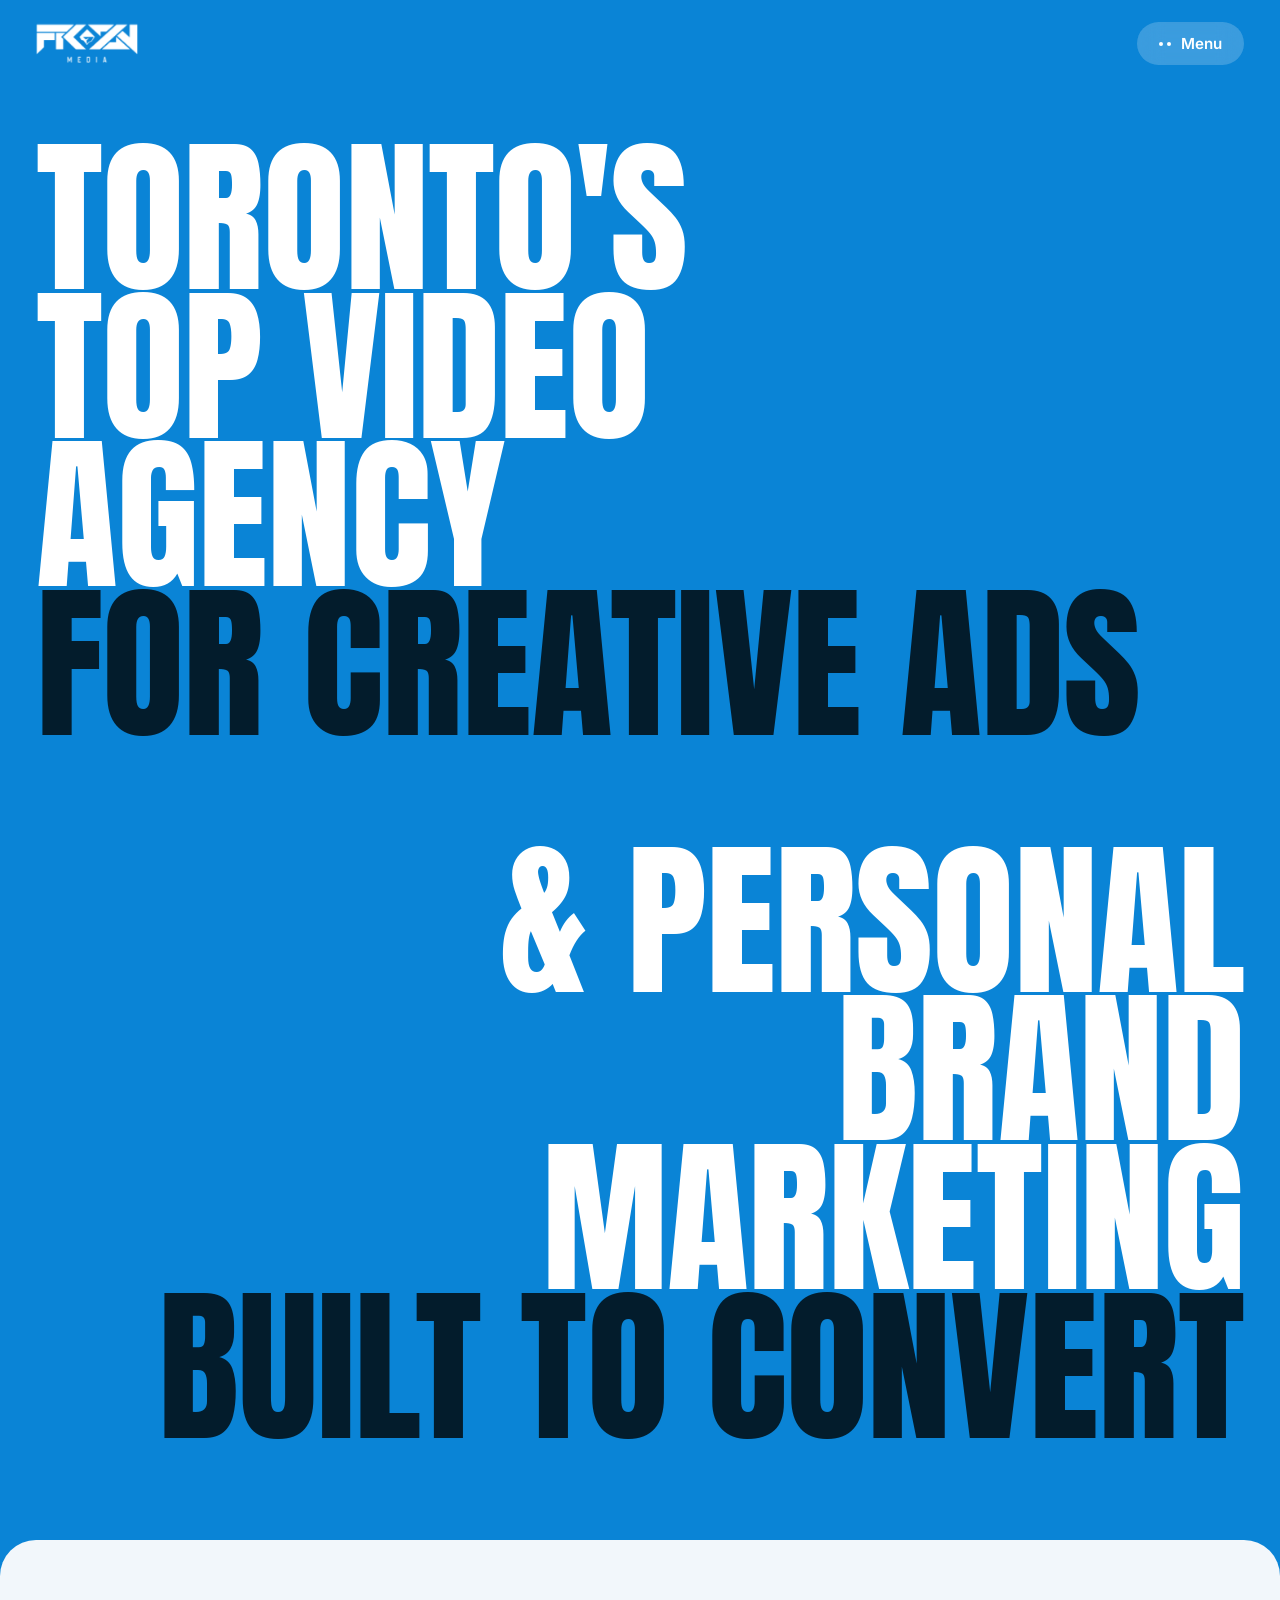
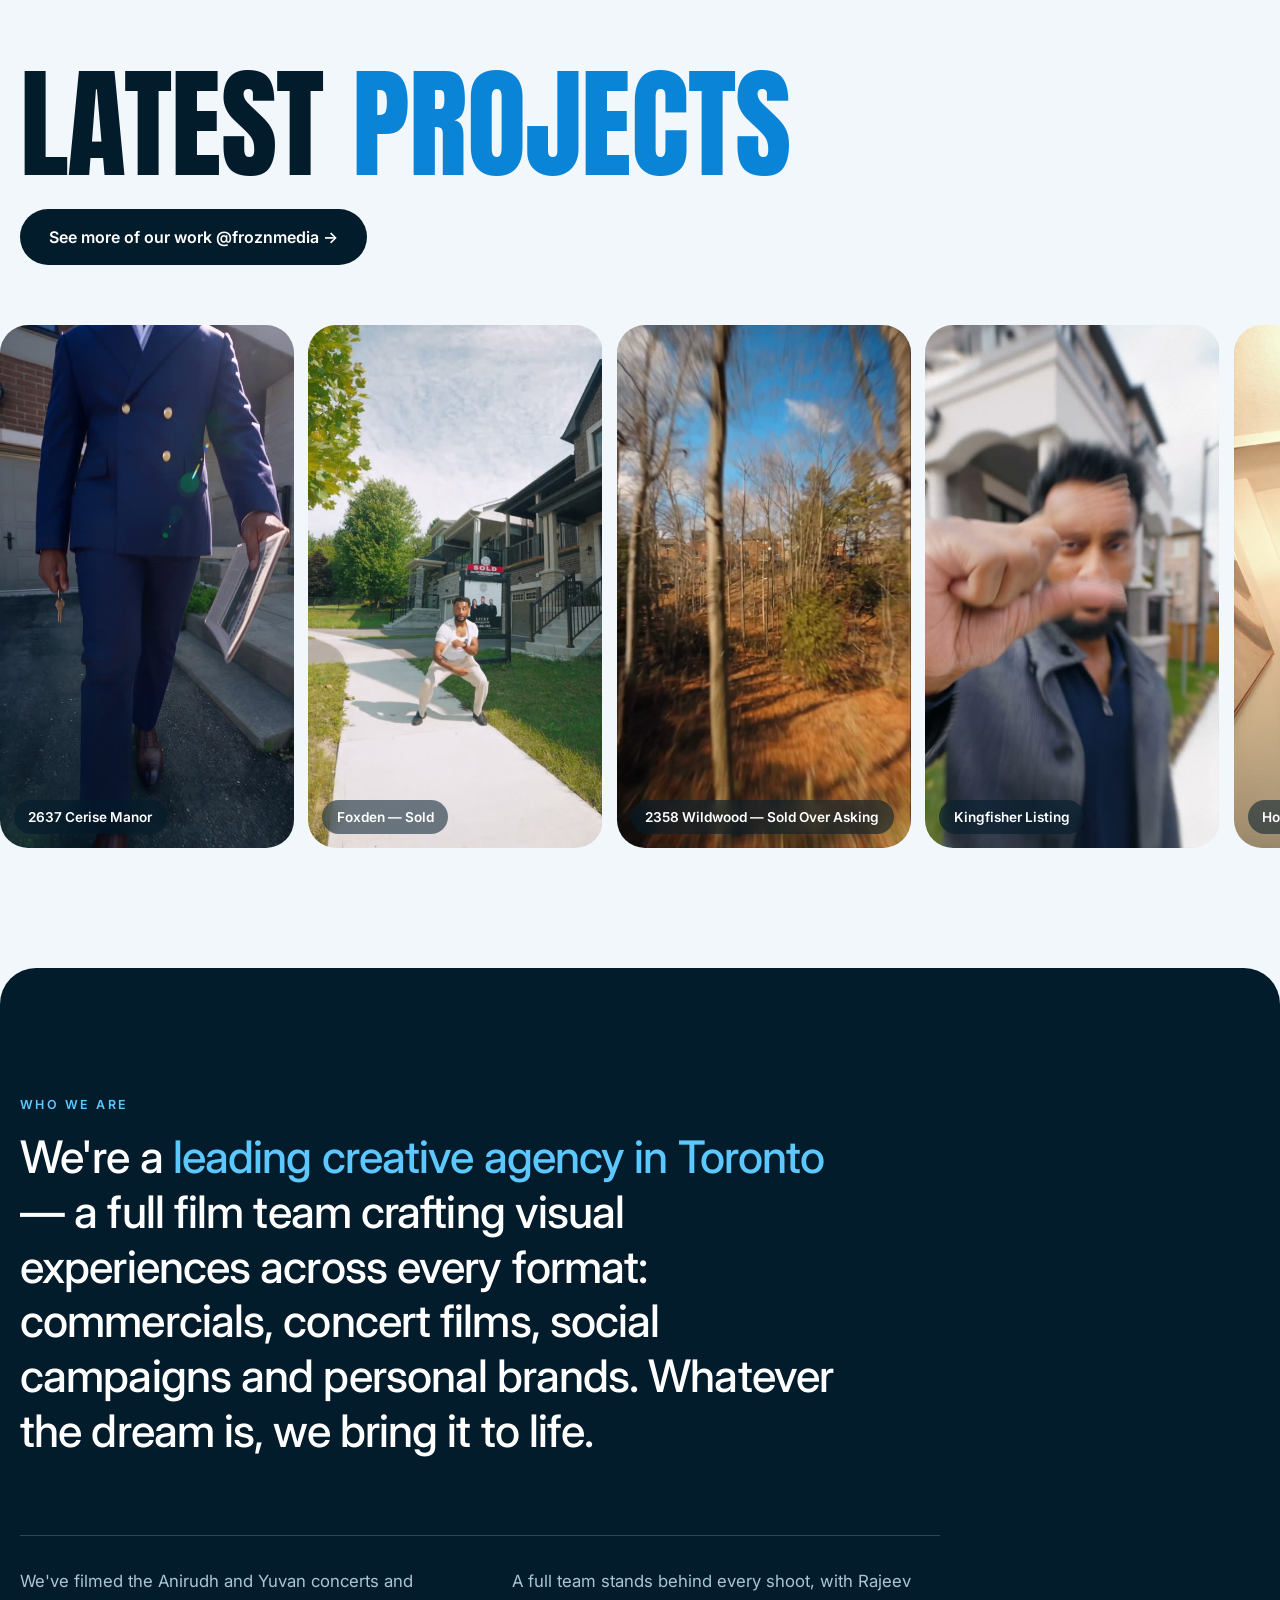
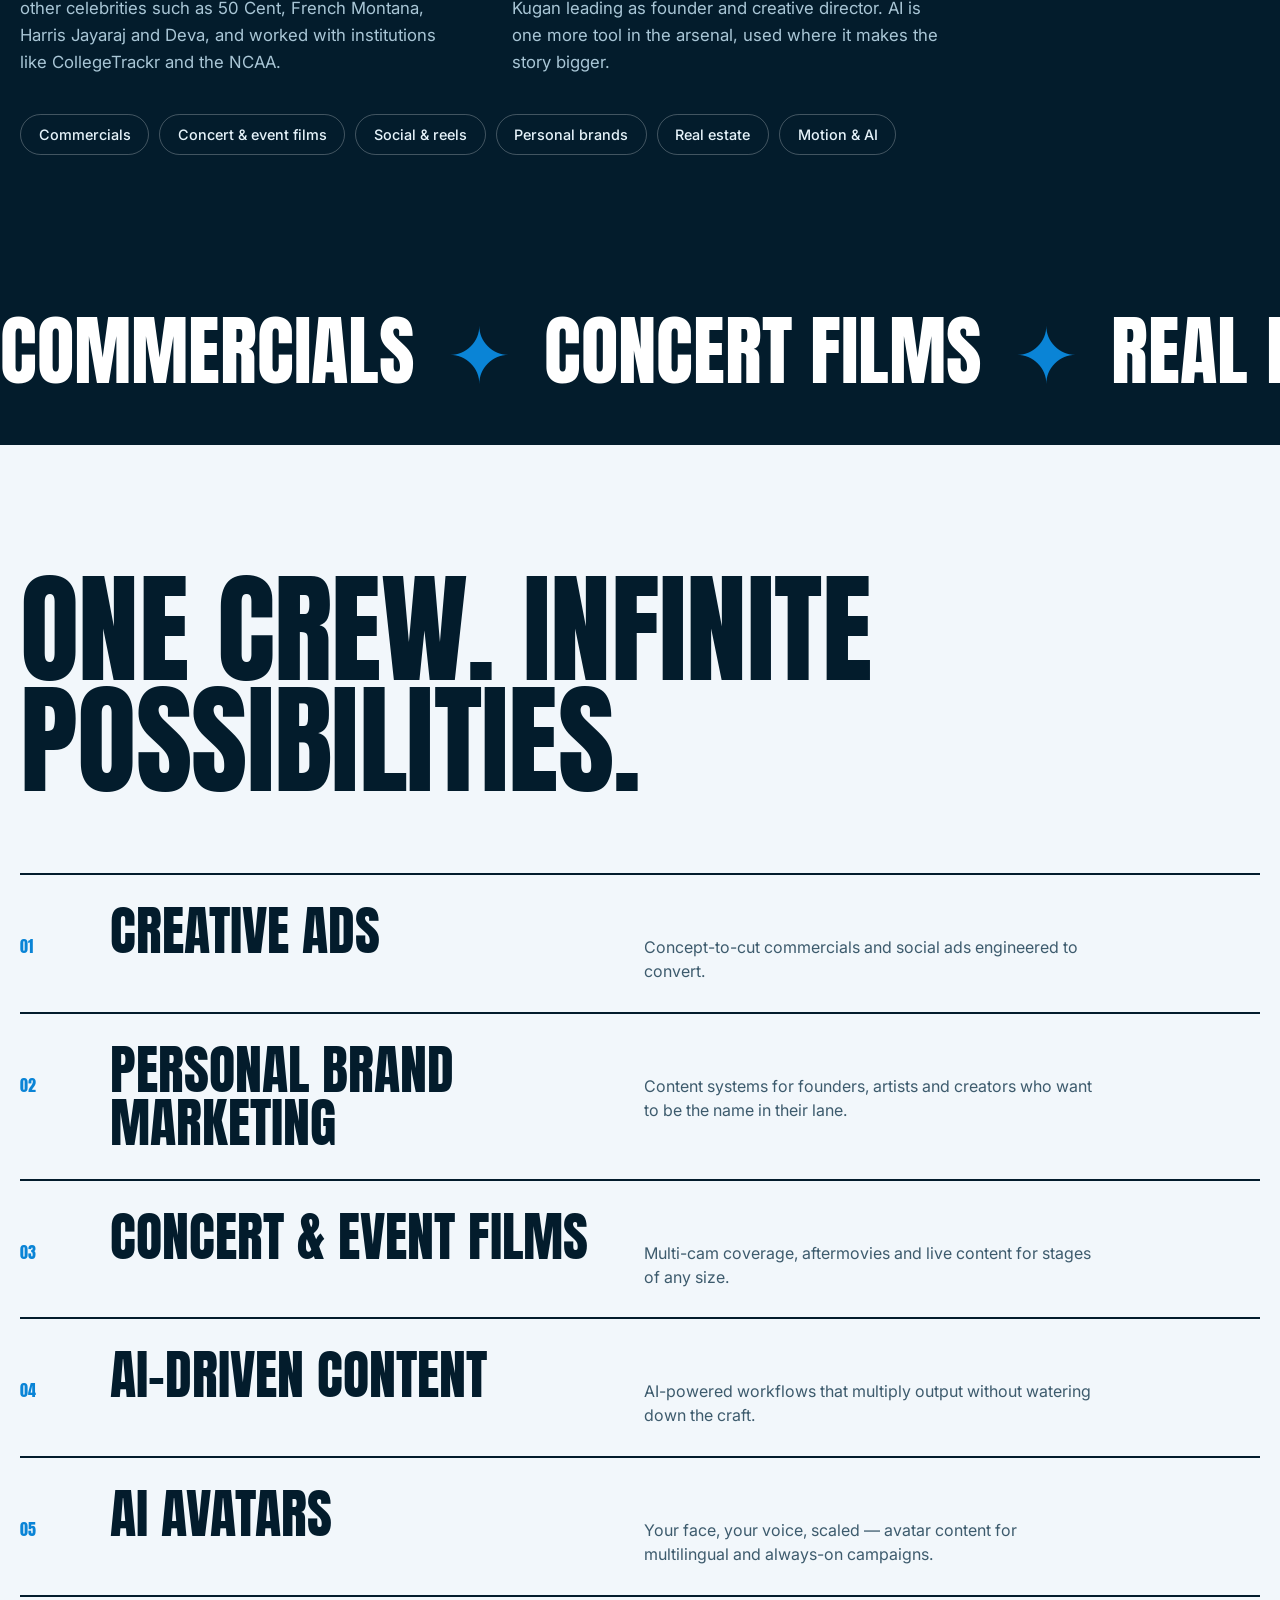
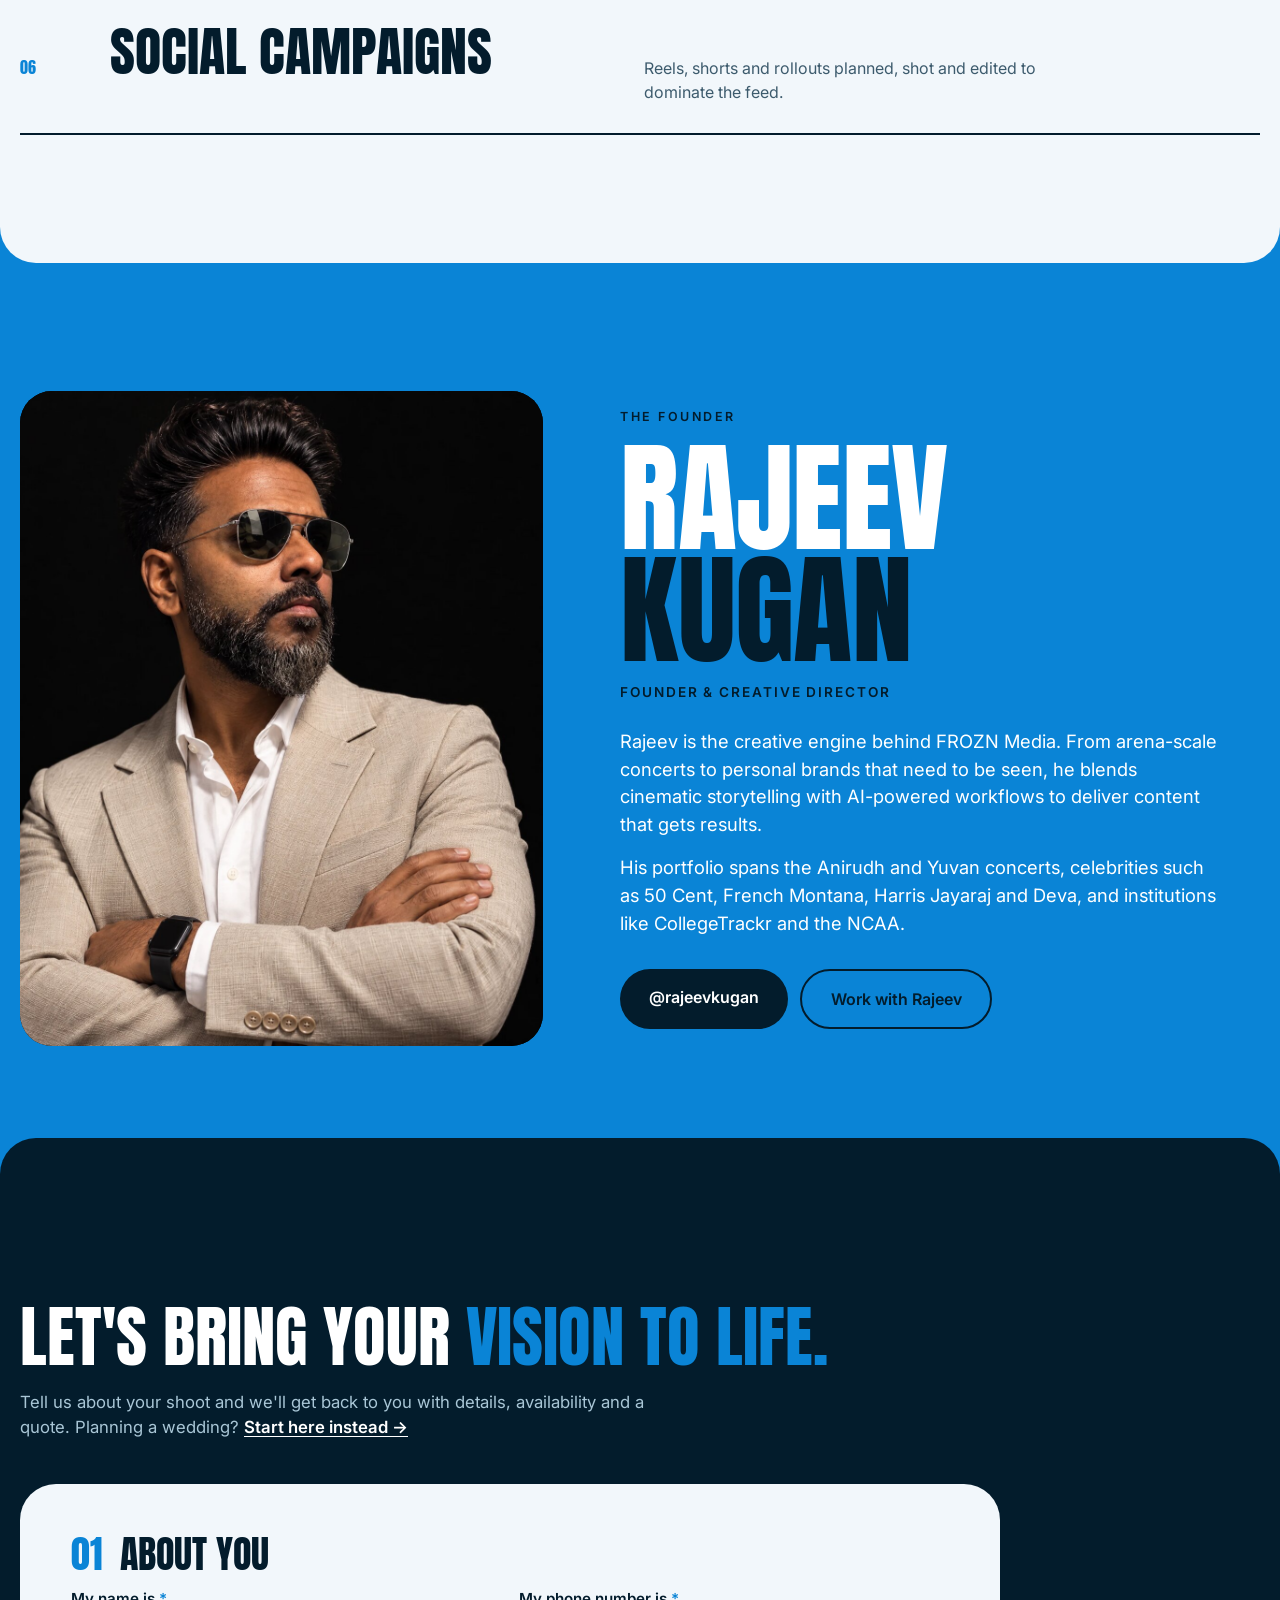
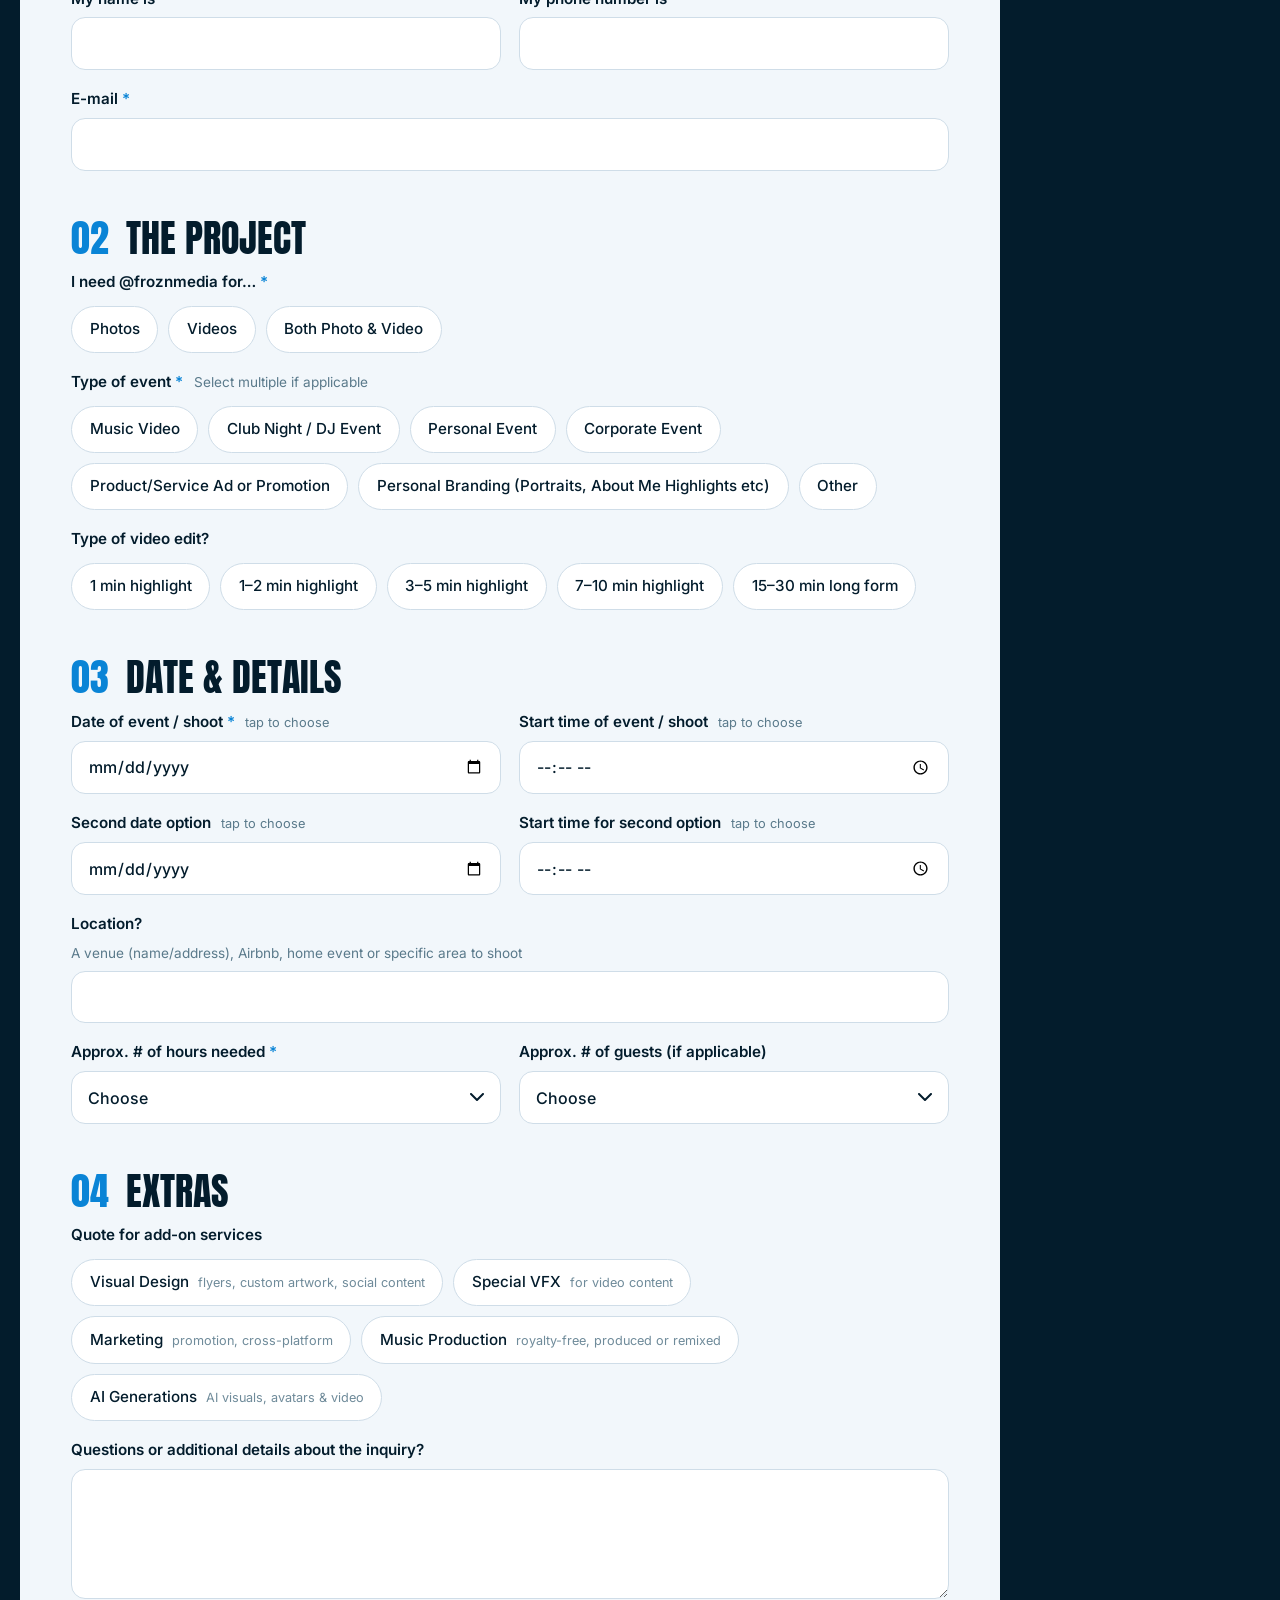
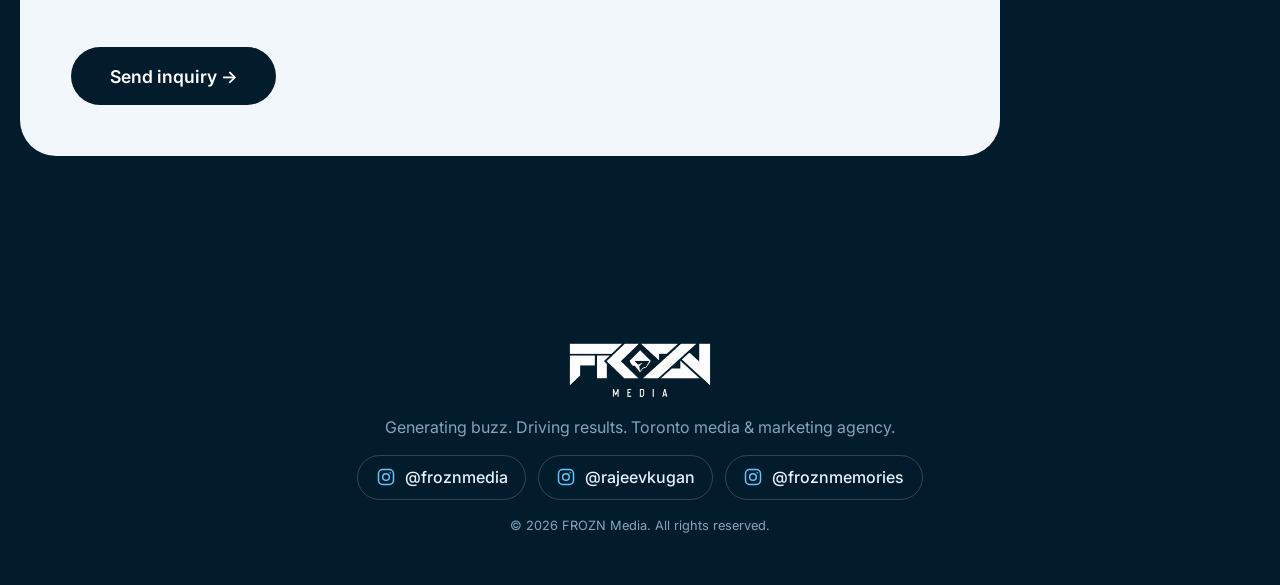
<file: index.html>
<!doctype html>
<html lang="en">
<head>
  <meta charset="utf-8" />
  <meta name="viewport" content="width=device-width, initial-scale=1" />
  <title>FROZN Media — Toronto's Top Video Agency</title>
  <meta name="description" content="FROZN Media is a leading creative agency in Toronto: a full film and creative team making commercials, concert films, social campaigns and personal brand content. Founder & Creative Director: Rajeev Kugan." />
  <meta name="theme-color" content="#0a84d6" />
  <meta property="og:title" content="FROZN Media — Toronto's Top Video Agency" />
  <meta property="og:description" content="Creative ads, personal brand marketing and AI-powered content. Concerts, artists, institutions, brands." />
  <meta property="og:image" content="/assets/logo-blue.png" />
  <link rel="icon" href="/assets/logo-blue.png" />
  <link rel="preconnect" href="https://fonts.googleapis.com" />
  <link rel="preconnect" href="https://fonts.gstatic.com" crossorigin />
  <link href="https://fonts.googleapis.com/css2?family=Anton&family=Inter:wght@400;500;600;700&display=swap" rel="stylesheet" />
  <script>document.write('<link rel="stylesheet" href="/styles.css?v=' + Date.now() + '">')</script>
</head>
<body class="is-loading">
  <!-- intro loader: logo centred on the brand colour, then the panel lifts away -->
  <div class="loader" id="loader" aria-hidden="true">
    <canvas class="loader__canvas" id="loaderCanvas"></canvas>
  </div>

  <header class="nav">
    <a class="nav__logo" href="#top" aria-label="FROZN Media home"><img class="lg-w" src="/assets/logo-white.png" alt="FROZN Media" /><img class="lg-b" src="/assets/logo-blue.png" alt="" /></a>
    <button class="menu-pill" id="menuBtn" aria-expanded="false" aria-controls="menu"><i></i><i></i><span>Menu</span></button>
  </header>

  <nav class="menu" id="menu" aria-label="Main menu">
    <a href="#projects">Work</a>
    <a href="#why">Why FROZN</a>
    <a href="#services">Services</a>
    <a href="#about">Rajeev Kugan</a>
    <a href="#inquiry" class="menu__cta">Book a shoot →</a>
  </nav>

  <!-- fixed video backdrop: lives outside the hero so it stays put while the hero text pans up -->
  <div class="hero__video" id="heroVideo" aria-hidden="true"><div id="ytBg"></div></div>

  <!-- HERO -->
  <section class="hero" id="top">
    <h1 class="hero__block hero__block--l">
      <span class="ln"><span>Toronto's</span></span>
      <span class="ln"><span>top video</span></span>
      <span class="ln"><span>agency</span></span>
      <span class="ln ln--navy"><span>for creative ads</span></span>
    </h1>
    <p class="hero__block hero__block--r hero__line2">
      <span class="ln"><span>&amp; personal</span></span>
      <span class="ln"><span>brand</span></span>
      <span class="ln"><span>marketing</span></span>
      <span class="ln ln--navy"><span>built to convert</span></span>
    </p>
  </section>

  <!-- PROJECTS -->
  <section class="projects" id="projects">
    <div class="wrap">
      <h2 class="big big--navy reveal">Latest <span>projects</span></h2>
      <a class="btn btn--dark more-btn reveal" href="https://www.instagram.com/froznmedia/" target="_blank" rel="noopener">See more of our work @froznmedia →</a>
    </div>
    <div class="grid" id="igGrid"></div>
    <div class="wrap films" id="films" hidden>
      <h2 class="big big--navy reveal">Featured <span>films</span></h2>
      <div class="films__grid" id="filmsGrid"></div>
    </div>
  </section>

  <!-- TAGLINE STICKER -->
  <section class="sticker" id="why">
    <div class="wrap">
      <p class="eyebrow eyebrow--light reveal">Who we are</p>
      <p class="sticker__big reveal">We're a <em>leading creative agency in Toronto</em> &mdash; a full film team crafting visual experiences across every format: commercials, concert films, social campaigns and personal brands. Whatever the dream is, we bring it to life.</p>
      <div class="sticker__cols reveal">
        <p>We've filmed the Anirudh and Yuvan concerts and other celebrities such as 50 Cent, French Montana, Harris Jayaraj and Deva, and worked with institutions like CollegeTrackr and the NCAA.</p>
        <p>A full team stands behind every shoot, with Rajeev Kugan leading as founder and creative director. AI is one more tool in the arsenal, used where it makes the story bigger.</p>
      </div>
      <ul class="tags reveal"><li>Commercials</li><li>Concert &amp; event films</li><li>Social &amp; reels</li><li>Personal brands</li><li>Real estate</li><li>Motion &amp; AI</li></ul>
    </div>
  </section>

  <!-- TRUST MARQUEE -->
  <section class="trust" aria-label="Worked with">
    <div class="marquee"><div class="marquee__track" id="marquee"></div></div>
  </section>

  <!-- SERVICES -->
  <section class="services" id="services">
    <div class="wrap">
      <h2 class="big reveal">One crew. <span>Infinite possibilities.</span></h2>
      <ol class="svc-list" id="svcList"></ol>
    </div>
  </section>

  <!-- ABOUT RAJEEV -->
  <section class="about" id="about">
    <div class="wrap about__grid">
      <div class="about__photo reveal">
        <img src="/assets/rajeev.jpg" alt="Rajeev Kugan, Founder and Creative Director of FROZN Media" />
      </div>
      <div class="about__text reveal">
        <p class="eyebrow">The founder</p>
        <h2 class="big">Rajeev <span>Kugan</span></h2>
        <p class="role">Founder &amp; Creative Director</p>
        <p>Rajeev is the creative engine behind FROZN Media. From arena-scale concerts to personal brands that need to be seen, he blends cinematic storytelling with AI-powered workflows to deliver content that gets results.</p>
        <p>His portfolio spans the Anirudh and Yuvan concerts, celebrities such as 50 Cent, French Montana, Harris Jayaraj and Deva, and institutions like CollegeTrackr and the NCAA.</p>
        <div class="about__links">
          <a class="btn btn--dark" href="https://www.instagram.com/rajeevkugan/" target="_blank" rel="noopener">@rajeevkugan</a>
          <a class="btn btn--line" href="#inquiry">Work with Rajeev</a>
        </div>
      </div>
    </div>
  </section>

  <!-- CTA -->
  <section class="cta" id="inquiry">
    <div class="wrap">
      <h2 class="cta__title reveal">Let's bring your <span>vision to life.</span></h2>
      <p class="cta__sub reveal">Tell us about your shoot and we'll get back to you with details, availability and a quote. Planning a wedding? <a href="https://tinyurl.com/froznweddings" target="_blank" rel="noopener">Start here instead →</a></p>
      <form class="inq__card" id="inqForm" novalidate>
      <!-- spam trap: real visitors never see or fill this -->
      <input class="hp" type="text" name="company" tabindex="-1" autocomplete="off" aria-hidden="true" />

      <fieldset class="fs">
        <legend><b>01</b> About you</legend>
        <div class="row">
          <label class="f"><span>My name is <i>*</i></span><input name="name" type="text" autocomplete="name" required /></label>
          <label class="f"><span>My phone number is <i>*</i></span><input name="phone" type="tel" autocomplete="tel" required /></label>
        </div>
        <label class="f"><span>E-mail <i>*</i></span><input name="email" type="email" autocomplete="email" required /></label>
      </fieldset>

      <fieldset class="fs">
        <legend><b>02</b> The project</legend>
        <div class="grp" data-name="need" data-required>
          <p class="q">I need @froznmedia for… <i>*</i></p>
          <div class="chips">
            <label><input type="radio" name="need" value="Photos" /><span>Photos</span></label>
            <label><input type="radio" name="need" value="Videos" /><span>Videos</span></label>
            <label><input type="radio" name="need" value="Both Photo & Video" /><span>Both Photo &amp; Video</span></label>
          </div>
        </div>
        <div class="grp" data-name="eventType" data-required>
          <p class="q">Type of event <i>*</i> <small>Select multiple if applicable</small></p>
          <div class="chips">
            <label><input type="checkbox" name="eventType" value="Music Video" /><span>Music Video</span></label>
            <label><input type="checkbox" name="eventType" value="Club Night / DJ Event" /><span>Club Night / DJ Event</span></label>
            <label><input type="checkbox" name="eventType" value="Personal Event" /><span>Personal Event</span></label>
            <label><input type="checkbox" name="eventType" value="Corporate Event" /><span>Corporate Event</span></label>
            <label><input type="checkbox" name="eventType" value="Product/Service Ad or Promotion" /><span>Product/Service Ad or Promotion</span></label>
            <label><input type="checkbox" name="eventType" value="Personal Branding (Portraits, About Me Highlights etc)" /><span>Personal Branding (Portraits, About Me Highlights etc)</span></label>
            <label><input type="checkbox" name="eventType" value="__other_option__" id="evOther" /><span>Other</span></label>
          </div>
          <input class="f-other" id="evOtherText" name="eventTypeOther" type="text" placeholder="Tell us what it is" hidden />
        </div>
        <div class="grp" data-name="editType">
          <p class="q">Type of video edit?</p>
          <div class="chips">
            <label><input type="checkbox" name="editType" value="1 min highlight" /><span>1 min highlight</span></label>
            <label><input type="checkbox" name="editType" value="1-2 min highlight" /><span>1–2 min highlight</span></label>
            <label><input type="checkbox" name="editType" value="3-5 min highlight" /><span>3–5 min highlight</span></label>
            <label><input type="checkbox" name="editType" value="7-10min highlight" /><span>7–10 min highlight</span></label>
            <label><input type="checkbox" name="editType" value="15-30min long form" /><span>15–30 min long form</span></label>
          </div>
          <div class="qtys" id="qtys" hidden></div>
        </div>
      </fieldset>

      <fieldset class="fs">
        <legend><b>03</b> Date &amp; details</legend>
        <div class="row">
          <label class="f"><span>Date of event / shoot <i>*</i> <small>tap to choose</small></span><input name="date1" type="date" required /></label>
          <label class="f"><span>Start time of event / shoot <small>tap to choose</small></span><input name="time1" type="time" /></label>
        </div>
        <div class="row">
          <label class="f"><span>Second date option <small>tap to choose</small></span><input name="date2" type="date" /></label>
          <label class="f"><span>Start time for second option <small>tap to choose</small></span><input name="time2" type="time" /></label>
        </div>
        <label class="f"><span>Location?</span><small>A venue (name/address), Airbnb, home event or specific area to shoot</small><input name="location" type="text" autocomplete="street-address" /></label>
        <div class="row">
          <label class="f"><span>Approx. # of hours needed <i>*</i></span>
            <select name="hours" required>
              <option value="">Choose</option>
              <option>1 hours</option><option>2 hours</option><option>3 hours</option><option>4 hours</option>
              <option>6 hours</option><option>7 hours</option><option>8 hours</option><option>8 hours+ (2-day event)</option>
            </select>
          </label>
          <label class="f"><span>Approx. # of guests (if applicable)</span>
            <select name="guests">
              <option value="">Choose</option>
              <option>0-50</option><option>50-100</option><option>100-200</option><option>300-400</option><option>500-600</option>
            </select>
          </label>
        </div>
      </fieldset>

      <fieldset class="fs">
        <legend><b>04</b> Extras</legend>
        <div class="grp" data-name="addons">
          <p class="q">Quote for add-on services</p>
          <div class="chips">
            <label><input type="checkbox" name="addons" value="Visual Design (flyers, custom design artwork, social media tailored content)" /><span>Visual Design <small>flyers, custom artwork, social content</small></span></label>
            <label><input type="checkbox" name="addons" value="Special VFX (for video content)" /><span>Special VFX <small>for video content</small></span></label>
            <label><input type="checkbox" name="addons" value="Marketing (content promotion assistance, cross platform promotion)" /><span>Marketing <small>promotion, cross-platform</small></span></label>
            <label><input type="checkbox" name="addons" value="Music Production (royalty free music, digitally produced/remixed music etc)" /><span>Music Production <small>royalty-free, produced or remixed</small></span></label>
            <label><input type="checkbox" name="extraAI" value="AI Generations" /><span>AI Generations <small>AI visuals, avatars &amp; video</small></span></label>
          </div>
        </div>
        <label class="f"><span>Questions or additional details about the inquiry?</span><textarea name="details" rows="5"></textarea></label>
      </fieldset>

      <p class="inq__err" id="inqErr" role="alert" hidden></p>
      <button class="btn btn--dark inq__submit" id="inqBtn" type="submit">Send inquiry →</button>
    </form>
      <div class="inq__thanks" id="inqThanks" hidden>
      <h3 class="big">Thanks<span>!</span></h3>
      <p>Your inquiry has been sent. We'll contact you as soon as possible. For faster service, call <a href="tel:+14164754545">416-475-4545</a> or message us on <a href="https://wa.me/14164754545" target="_blank" rel="noopener">WhatsApp</a>.</p>
    </div>
    </div>
  </section>

  <footer class="footer">
    <img src="/assets/logo-white.png" alt="FROZN Media" />
    <p>Generating buzz. Driving results. Toronto media &amp; marketing agency.</p>
    <p class="footer__links">
      <a href="https://www.instagram.com/froznmedia/" target="_blank" rel="noopener"><svg class="ig-ico" viewBox="0 0 24 24" width="20" height="20" aria-hidden="true" fill="none" stroke="currentColor" stroke-width="1.8" stroke-linecap="round" stroke-linejoin="round"><rect x="3" y="3" width="18" height="18" rx="5"/><circle cx="12" cy="12" r="4"/><circle cx="17.2" cy="6.8" r=".9" fill="currentColor" stroke="none"/></svg><span>@froznmedia</span></a>
      <a href="https://www.instagram.com/rajeevkugan/" target="_blank" rel="noopener"><svg class="ig-ico" viewBox="0 0 24 24" width="20" height="20" aria-hidden="true" fill="none" stroke="currentColor" stroke-width="1.8" stroke-linecap="round" stroke-linejoin="round"><rect x="3" y="3" width="18" height="18" rx="5"/><circle cx="12" cy="12" r="4"/><circle cx="17.2" cy="6.8" r=".9" fill="currentColor" stroke="none"/></svg><span>@rajeevkugan</span></a>
      <a href="https://www.instagram.com/froznmemories/" target="_blank" rel="noopener"><svg class="ig-ico" viewBox="0 0 24 24" width="20" height="20" aria-hidden="true" fill="none" stroke="currentColor" stroke-width="1.8" stroke-linecap="round" stroke-linejoin="round"><rect x="3" y="3" width="18" height="18" rx="5"/><circle cx="12" cy="12" r="4"/><circle cx="17.2" cy="6.8" r=".9" fill="currentColor" stroke="none"/></svg><span>@froznmemories</span></a>
    </p>
    <p class="footer__copy">© <span id="yr"></span> FROZN Media. All rights reserved.</p>
  </footer>

  <script src="/inquiry/inquiry.js?v=3" defer></script>
  <script>/* cache-busted so edits to config/reels always show up */
    document.write('<script src="/config.js?v=' + Date.now() + '"><\/script><script src="/main.js?v=' + Date.now() + '"><\/script>');
  </script>
</body>
</html>
</file>
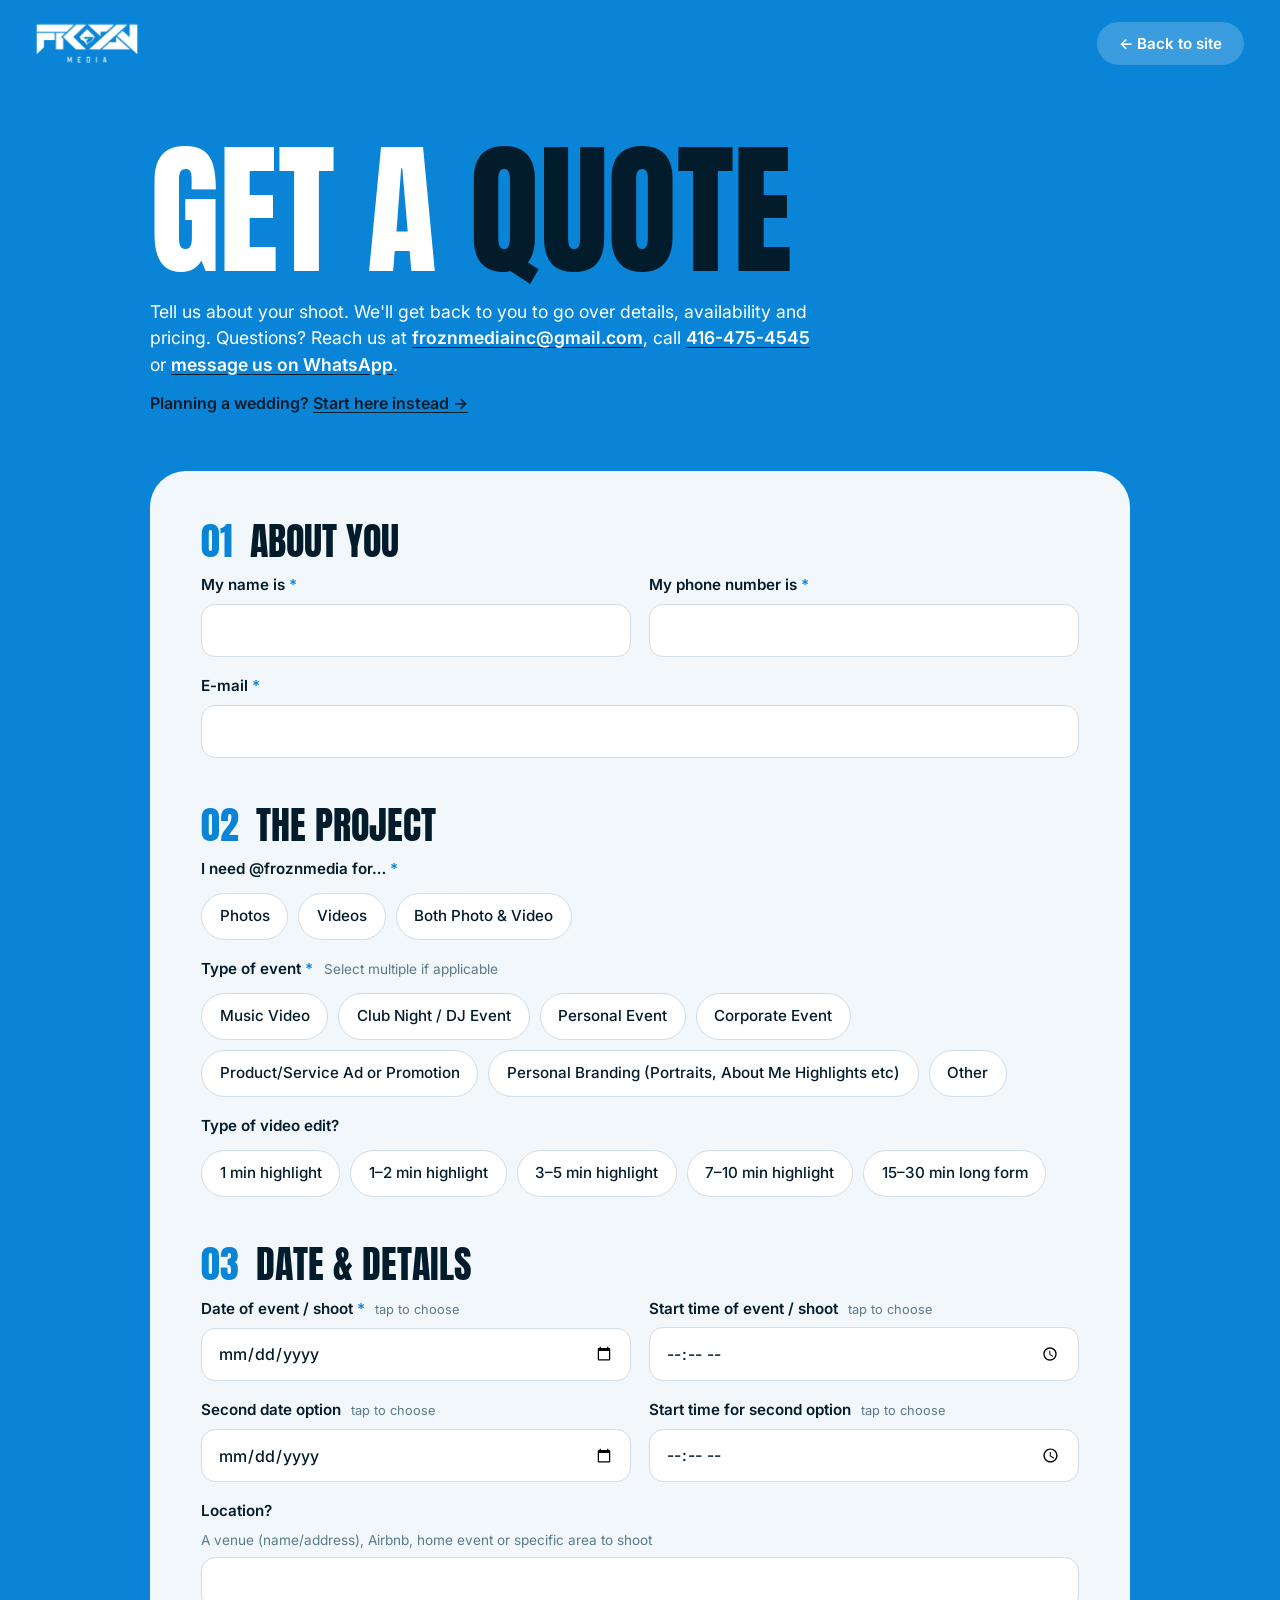
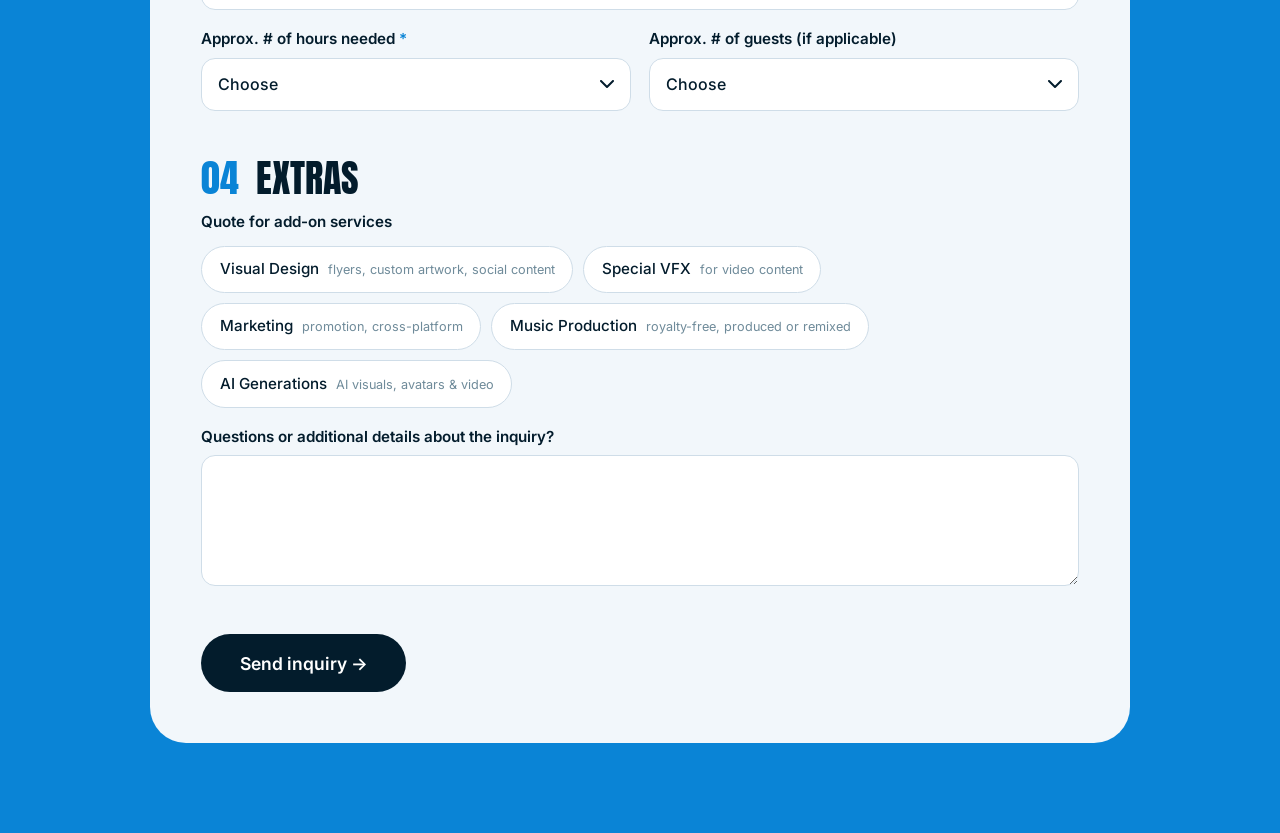
<file: inquiry/index.html>
<!doctype html>
<html lang="en">
<head>
  <meta charset="utf-8" />
  <meta name="viewport" content="width=device-width, initial-scale=1" />
  <title>Get a Quote — FROZN Media</title>
  <meta name="description" content="Tell us about your shoot and FROZN Media will get back to you with details, availability and a quote." />
  <meta name="theme-color" content="#0a84d6" />
  <link rel="icon" href="/assets/logo-blue.png" />
  <link rel="preconnect" href="https://fonts.googleapis.com" />
  <link rel="preconnect" href="https://fonts.gstatic.com" crossorigin />
  <link href="https://fonts.googleapis.com/css2?family=Anton&family=Inter:wght@400;500;600;700&display=swap" rel="stylesheet" />
  <link rel="stylesheet" href="/styles.css?v=inq1" />
</head>
<body class="inq-body">
  <header class="nav">
    <a class="nav__logo" href="/" aria-label="FROZN Media home"><img class="lg-w" src="/assets/logo-white.png" alt="FROZN Media" /></a>
    <a class="menu-pill" href="/">← Back to site</a>
  </header>

  <main class="inq">
    <div class="inq__head">
      <h1 class="big">Get a <span>quote</span></h1>
      <p class="inq__intro">Tell us about your shoot. We'll get back to you to go over details, availability and pricing. Questions? Reach us at <a href="mailto:froznmediainc@gmail.com">froznmediainc@gmail.com</a>, call <a href="tel:+14164754545">416-475-4545</a> or <a href="https://wa.me/14164754545" target="_blank" rel="noopener">message us on WhatsApp</a>.</p>
      <p class="inq__wed">Planning a wedding? <a href="https://tinyurl.com/froznweddings" target="_blank" rel="noopener">Start here instead →</a></p>
    </div>

    <form class="inq__card" id="inqForm" novalidate>
      <!-- spam trap: real visitors never see or fill this -->
      <input class="hp" type="text" name="company" tabindex="-1" autocomplete="off" aria-hidden="true" />

      <fieldset class="fs">
        <legend><b>01</b> About you</legend>
        <div class="row">
          <label class="f"><span>My name is <i>*</i></span><input name="name" type="text" autocomplete="name" required /></label>
          <label class="f"><span>My phone number is <i>*</i></span><input name="phone" type="tel" autocomplete="tel" required /></label>
        </div>
        <label class="f"><span>E-mail <i>*</i></span><input name="email" type="email" autocomplete="email" required /></label>
      </fieldset>

      <fieldset class="fs">
        <legend><b>02</b> The project</legend>
        <div class="grp" data-name="need" data-required>
          <p class="q">I need @froznmedia for… <i>*</i></p>
          <div class="chips">
            <label><input type="radio" name="need" value="Photos" /><span>Photos</span></label>
            <label><input type="radio" name="need" value="Videos" /><span>Videos</span></label>
            <label><input type="radio" name="need" value="Both Photo & Video" /><span>Both Photo &amp; Video</span></label>
          </div>
        </div>
        <div class="grp" data-name="eventType" data-required>
          <p class="q">Type of event <i>*</i> <small>Select multiple if applicable</small></p>
          <div class="chips">
            <label><input type="checkbox" name="eventType" value="Music Video" /><span>Music Video</span></label>
            <label><input type="checkbox" name="eventType" value="Club Night / DJ Event" /><span>Club Night / DJ Event</span></label>
            <label><input type="checkbox" name="eventType" value="Personal Event" /><span>Personal Event</span></label>
            <label><input type="checkbox" name="eventType" value="Corporate Event" /><span>Corporate Event</span></label>
            <label><input type="checkbox" name="eventType" value="Product/Service Ad or Promotion" /><span>Product/Service Ad or Promotion</span></label>
            <label><input type="checkbox" name="eventType" value="Personal Branding (Portraits, About Me Highlights etc)" /><span>Personal Branding (Portraits, About Me Highlights etc)</span></label>
            <label><input type="checkbox" name="eventType" value="__other_option__" id="evOther" /><span>Other</span></label>
          </div>
          <input class="f-other" id="evOtherText" name="eventTypeOther" type="text" placeholder="Tell us what it is" hidden />
        </div>
        <div class="grp" data-name="editType">
          <p class="q">Type of video edit?</p>
          <div class="chips">
            <label><input type="checkbox" name="editType" value="1 min highlight" /><span>1 min highlight</span></label>
            <label><input type="checkbox" name="editType" value="1-2 min highlight" /><span>1–2 min highlight</span></label>
            <label><input type="checkbox" name="editType" value="3-5 min highlight" /><span>3–5 min highlight</span></label>
            <label><input type="checkbox" name="editType" value="7-10min highlight" /><span>7–10 min highlight</span></label>
            <label><input type="checkbox" name="editType" value="15-30min long form" /><span>15–30 min long form</span></label>
          </div>
          <div class="qtys" id="qtys" hidden></div>
        </div>
      </fieldset>

      <fieldset class="fs">
        <legend><b>03</b> Date &amp; details</legend>
        <div class="row">
          <label class="f"><span>Date of event / shoot <i>*</i> <small>tap to choose</small></span><input name="date1" type="date" required /></label>
          <label class="f"><span>Start time of event / shoot <small>tap to choose</small></span><input name="time1" type="time" /></label>
        </div>
        <div class="row">
          <label class="f"><span>Second date option <small>tap to choose</small></span><input name="date2" type="date" /></label>
          <label class="f"><span>Start time for second option <small>tap to choose</small></span><input name="time2" type="time" /></label>
        </div>
        <label class="f"><span>Location?</span><small>A venue (name/address), Airbnb, home event or specific area to shoot</small><input name="location" type="text" autocomplete="street-address" /></label>
        <div class="row">
          <label class="f"><span>Approx. # of hours needed <i>*</i></span>
            <select name="hours" required>
              <option value="">Choose</option>
              <option>1 hours</option><option>2 hours</option><option>3 hours</option><option>4 hours</option>
              <option>6 hours</option><option>7 hours</option><option>8 hours</option><option>8 hours+ (2-day event)</option>
            </select>
          </label>
          <label class="f"><span>Approx. # of guests (if applicable)</span>
            <select name="guests">
              <option value="">Choose</option>
              <option>0-50</option><option>50-100</option><option>100-200</option><option>300-400</option><option>500-600</option>
            </select>
          </label>
        </div>
      </fieldset>

      <fieldset class="fs">
        <legend><b>04</b> Extras</legend>
        <div class="grp" data-name="addons">
          <p class="q">Quote for add-on services</p>
          <div class="chips">
            <label><input type="checkbox" name="addons" value="Visual Design (flyers, custom design artwork, social media tailored content)" /><span>Visual Design <small>flyers, custom artwork, social content</small></span></label>
            <label><input type="checkbox" name="addons" value="Special VFX (for video content)" /><span>Special VFX <small>for video content</small></span></label>
            <label><input type="checkbox" name="addons" value="Marketing (content promotion assistance, cross platform promotion)" /><span>Marketing <small>promotion, cross-platform</small></span></label>
            <label><input type="checkbox" name="addons" value="Music Production (royalty free music, digitally produced/remixed music etc)" /><span>Music Production <small>royalty-free, produced or remixed</small></span></label>
            <label><input type="checkbox" name="extraAI" value="AI Generations" /><span>AI Generations <small>AI visuals, avatars &amp; video</small></span></label>
          </div>
        </div>
        <label class="f"><span>Questions or additional details about the inquiry?</span><textarea name="details" rows="5"></textarea></label>
      </fieldset>

      <p class="inq__err" id="inqErr" role="alert" hidden></p>
      <button class="btn btn--dark inq__submit" id="inqBtn" type="submit">Send inquiry →</button>
    </form>

    <div class="inq__thanks" id="inqThanks" hidden>
      <h2 class="big">Thanks<span>!</span></h2>
      <p>Your inquiry has been sent. We'll contact you as soon as possible. For faster service, call <a href="tel:+14164754545">416-475-4545</a> or message us on <a href="https://wa.me/14164754545" target="_blank" rel="noopener">WhatsApp</a>.</p>
      <a class="btn btn--dark" href="/">Back to the site</a>
    </div>
  </main>

  <script src="/inquiry/inquiry.js?v=3"></script>
</body>
</html>
</file>
<file: styles.css>
:root {
  --blue: #0a84d6;
  --navy: #031c2c;
  --cyan: #8fe6ff;
  --paper: #f2f7fb;
  --ink: #031c2c;
  --display: 'Anton', 'Impact', sans-serif;
  --font: 'Inter', system-ui, sans-serif;
  --ease: cubic-bezier(.77, 0, .18, 1);
}
* { box-sizing: border-box; margin: 0; padding: 0; }
html { scroll-behavior: smooth; }
body { background: var(--blue); color: #fff; font-family: var(--font); line-height: 1.5; -webkit-font-smoothing: antialiased; overflow-x: hidden; }
body.is-loading { overflow: hidden; }
img { max-width: 100%; display: block; }
a { color: inherit; }
[hidden] { display: none !important; }
.wrap { width: min(1240px, 100% - 40px); margin-inline: auto; }

/* big condensed type, like the reference */
.big { font-family: var(--display); font-weight: 400; text-transform: uppercase; font-size: clamp(3rem, 9.5vw, 9rem); line-height: .92; letter-spacing: -.005em; }
.big span { color: var(--navy); }
.big--navy { color: var(--navy); }
.big--navy span { color: var(--blue); }
.eyebrow { font-weight: 600; letter-spacing: .2em; text-transform: uppercase; font-size: .78rem; color: var(--navy); margin-bottom: 1rem; }
.lead { margin-top: 1.2rem; max-width: 52ch; color: #3d5b6d; font-size: 1.1rem; }
.lead a { color: var(--blue); font-weight: 600; }

.btn { display: inline-block; padding: 1rem 1.8rem; border-radius: 999px; text-decoration: none; font-weight: 600; transition: transform .25s var(--ease), background .25s; }
.btn:hover { transform: translateY(-3px); }
.btn--dark { background: var(--navy); color: #fff; }
.btn--light { background: #fff; color: var(--navy); font-size: 1.15rem; padding: 1.2rem 2.4rem; }
.btn--line { border: 2px solid var(--navy); color: var(--navy); }

/* loader */
.loader { position: fixed; inset: 0; z-index: 100; background: #02070c; display: grid; place-items: center; transition: transform 1s var(--ease); }
.loader__logo { width: min(403px, 78vw); animation: pulse 1.1s ease-in-out infinite alternate; transition: transform .8s var(--ease), opacity .5s; }
@keyframes pulse { from { transform: scale(.96); opacity: .85; } to { transform: scale(1.02); opacity: 1; } }
.loader__canvas { position: absolute; inset: 0; width: 100%; height: 100%; display: none; }
.loader.has-canvas .loader__canvas { display: block; }
.loader.has-canvas .loader__logo { display: none; }
.loader.is-clear { background: transparent; pointer-events: none; transition: background 2.6s ease; }
/* the whole page waits below the fold, then slowly pans up as the logo explodes */
body.is-loading main-slot, body.is-loading .hero, body.is-loading .projects, body.is-loading .sticker, body.is-loading .trust, body.is-loading .services, body.is-loading .about, body.is-loading .cta, body.is-loading .footer { transform: translateY(100vh); }
.hero, .projects, .sticker, .trust, .services, .about, .cta, .footer { transition: transform 4s cubic-bezier(.22, .8, .25, 1); }

/* nav */
.nav { position: fixed; inset: 0 0 auto 0; z-index: 60; display: flex; justify-content: space-between; align-items: center; padding: 22px clamp(16px, 3vw, 36px); pointer-events: none; mix-blend-mode: normal; }
.nav > * { pointer-events: auto; }
.nav__logo img { height: 40px; width: auto; }
.menu-pill { display: flex; align-items: center; gap: 10px; padding: 12px 22px; border-radius: 999px; border: 0; cursor: pointer; background: rgba(255,255,255,.2); backdrop-filter: blur(12px); color: #fff; font: 600 .95rem var(--font); }
.menu-pill i { width: 4px; height: 4px; border-radius: 50%; background: #fff; display: block; }
.menu-pill i + i { margin-left: -6px; }
.menu { position: fixed; inset: 0; z-index: 55; background: var(--navy); display: flex; flex-direction: column; justify-content: center; padding: 0 clamp(20px, 6vw, 100px); gap: .2rem; clip-path: circle(0 at calc(100% - 70px) 44px); transition: clip-path .8s var(--ease); }
.menu.is-open { clip-path: circle(150% at calc(100% - 70px) 44px); }
.menu a { font-family: var(--display); text-transform: uppercase; font-size: clamp(3rem, 11vw, 8rem); line-height: 1; text-decoration: none; color: #fff; transition: color .2s, transform .3s var(--ease); width: fit-content; }
.menu a:hover { color: var(--cyan); transform: translateX(14px); }
.menu .menu__cta { color: var(--blue); font-size: clamp(1.6rem, 4vw, 3rem); margin-top: 1rem; }

/* hero */
.hero { min-height: 100svh; padding: clamp(110px, 16vh, 150px) clamp(16px, 3vw, 36px) 15vh; position: relative; background: var(--blue); }
.hero__block { font-family: var(--display); text-transform: uppercase; font-weight: 400; font-size: clamp(3.6rem, 13.2vw, 13.5rem); line-height: .88; letter-spacing: -.005em; }
.hero__block--r { text-align: right; margin-top: clamp(40px, 12vh, 160px); }
.ln { display: block; }
.ln--navy { color: var(--navy); }


/* projects */
.projects { background: var(--paper); color: var(--navy); padding: clamp(80px, 10vw, 150px) 0 clamp(80px, 9vw, 130px); border-radius: 36px 36px 0 0; margin-top: -36px; position: relative; z-index: 2; }
.grid { display: grid; grid-template-columns: repeat(auto-fill, minmax(min(330px, 100%), 1fr)); gap: 14px; padding: clamp(30px, 5vw, 60px) 14px 40px; }
.ig { height: 600px; border-radius: 28px; overflow: hidden; background: #dbe9f3; position: relative; }
.ig iframe { width: 100%; height: 100%; border: 0; background: #fff; display: block; }
.ig::before { content: ''; position: absolute; inset: 0; background: linear-gradient(110deg, transparent 30%, rgba(255,255,255,.7), transparent 70%); background-size: 200% 100%; animation: sheen 1.5s linear infinite; }
.ig.loaded::before { display: none; }
@keyframes sheen { to { background-position: -200% 0; } }
.films { margin-top: 110px; }
.films__grid { display: grid; grid-template-columns: repeat(auto-fit, minmax(300px, 1fr)); gap: 14px; margin-top: 2rem; }
.yt { position: relative; aspect-ratio: 16/9; border-radius: 28px; overflow: hidden; background: #000 center/cover; }
.yt button { all: unset; position: absolute; inset: 0; cursor: pointer; }
.yt span { position: absolute; left: 20px; bottom: 16px; font-weight: 600; color: #fff; text-shadow: 0 2px 10px #000; }
.yt::after { content: '▶'; position: absolute; inset: 0; display: grid; place-items: center; font-size: 2.8rem; color: #fff; pointer-events: none; }
.yt.is-playing::after { display: none; }
.yt iframe { position: absolute; inset: 0; width: 100%; height: 100%; border: 0; }

/* statement block */
.sticker { background: var(--navy); color: #fff; padding: clamp(80px, 10vw, 150px) 0 clamp(70px, 8vw, 120px); border-radius: 36px 36px 0 0; margin-top: -36px; position: relative; z-index: 3; }
.eyebrow--light { color: #5cc8ff; }
.sticker__big { font-size: clamp(1.7rem, 3.5vw, 3rem); font-weight: 500; line-height: 1.22; letter-spacing: -.02em; max-width: 30ch; color: #fff; }
.sticker__big em { font-style: normal; color: #5cc8ff; }
.sticker__cols { display: grid; grid-template-columns: 1fr 1fr; gap: clamp(24px, 5vw, 70px); margin-top: clamp(40px, 6vw, 80px); max-width: 920px; padding-top: 2rem; border-top: 1px solid rgba(255,255,255,.18); }
.sticker__cols p { color: #a9c6d6; font-size: 1.05rem; line-height: 1.6; }
.tags { list-style: none; display: flex; flex-wrap: wrap; gap: 10px; margin-top: 2.4rem; }
.tags li { padding: .55rem 1.1rem; border: 1px solid rgba(255,255,255,.25); border-radius: 999px; font-size: .9rem; font-weight: 500; color: #e6f3fa; }
@media (max-width: 760px) { .sticker__cols { grid-template-columns: 1fr; } }

/* marquee */
.trust { background: var(--navy); padding: 36px 0; overflow: hidden; margin-top: -36px; padding-top: 72px; position: relative; z-index: 2; }
.marquee__track { display: flex; width: max-content; animation: slide 36s linear infinite; font-family: var(--display); text-transform: uppercase; font-size: clamp(2.4rem, 6vw, 5rem); color: #fff; }
.marquee__track span::after { content: '✦'; margin: 0 2rem; color: var(--blue); }
@keyframes slide { to { transform: translateX(-50%); } }

/* services */
.services { background: var(--paper); color: var(--navy); padding: clamp(80px, 10vw, 150px) 0; border-radius: 0 0 36px 36px; position: relative; z-index: 3; }
.svc-list { list-style: none; margin-top: clamp(40px, 6vw, 80px); border-top: 2px solid var(--navy); }
.svc { display: grid; grid-template-columns: 70px 1fr 1.2fr; gap: 20px; align-items: baseline; padding: 1.8rem 0; border-bottom: 2px solid var(--navy); transition: padding .4s var(--ease), background .3s; }
.svc:hover { padding-left: 20px; background: var(--cyan); }
.svc b { font-family: var(--display); font-weight: 400; color: var(--blue); }
.svc h3 { font-family: var(--display); font-weight: 400; text-transform: uppercase; font-size: clamp(1.8rem, 4.2vw, 3.6rem); line-height: 1; }
.svc p { color: #3d5b6d; max-width: 46ch; }
@media (max-width: 760px) { .svc { grid-template-columns: 40px 1fr; } .svc p { grid-column: 2; } }

/* about */
.about { background: var(--blue); padding: clamp(80px, 10vw, 150px) 0; margin-top: -36px; padding-top: calc(clamp(80px, 10vw, 150px) + 36px); }
.about__grid { display: grid; grid-template-columns: .9fr 1.1fr; gap: clamp(30px, 6vw, 90px); align-items: center; }
.about__photo { border-radius: 32px; overflow: hidden; aspect-ratio: 4/5; background: #000; }
.about__photo img { width: 100%; height: 100%; object-fit: cover; object-position: 40% 20%; }
.about .eyebrow { color: var(--navy); }
.role { margin: 1rem 0 1.6rem; font-weight: 600; letter-spacing: .14em; text-transform: uppercase; font-size: .85rem; color: var(--navy); }
.about__text p + p { margin-top: 1rem; }
.about__text p:not(.eyebrow):not(.role) { font-size: 1.15rem; max-width: 50ch; }
.about__links { display: flex; flex-wrap: wrap; gap: 12px; margin-top: 2rem; }
@media (max-width: 800px) { .about__grid { grid-template-columns: 1fr; } .about__photo { max-width: 420px; } }

/* cta + footer */
.cta { background: var(--navy); padding: clamp(100px, 13vw, 190px) 0; border-radius: 36px 36px 0 0; margin-top: -36px; position: relative; z-index: 2; }
.cta .big { max-width: 12ch; margin-bottom: 2.6rem; }
.cta .big span { color: var(--blue); }
.footer { background: var(--navy); text-align: center; padding: 20px 20px 50px; color: #7fa6bb; }
.footer img { height: 56px; width: auto; margin: 0 auto 1rem; }
.footer__links { margin: 1rem 0; display: flex; gap: 1.4rem; justify-content: center; flex-wrap: wrap; }
.footer__links a { color: #cfe9f6; text-decoration: none; }
.footer__copy { font-size: .8rem; }

.reveal { opacity: 0; transform: translateY(30px); transition: opacity .9s var(--ease), transform .9s var(--ease); }
.reveal.is-in { opacity: 1; transform: none; }

@media (prefers-reduced-motion: reduce) {
  html { scroll-behavior: auto; }
  .loader { display: none; }
  .ln > span, .reveal { transform: none !important; opacity: 1 !important; transition: none !important; }
  .marquee__track, .loader__logo, .ig::before { animation: none; }
}

/* nav adapts over light sections */
.nav__logo { position: relative; display: block; }
.nav__logo .lg-b { position: absolute; inset: 0; opacity: 0; transition: opacity .3s; }
.nav__logo .lg-w { transition: opacity .3s; }
.nav.on-light .lg-w { opacity: 0; }
.nav.on-light .lg-b { opacity: 1; }
.nav.on-light .menu-pill { background: rgba(3,28,44,.1); color: var(--navy); }
.nav.on-light .menu-pill i { background: var(--navy); }
.menu-pill { transition: background .3s, color .3s; }
body:has(.menu.is-open) .nav .lg-w { opacity: 1; }
body:has(.menu.is-open) .nav .lg-b { opacity: 0; }
body:has(.menu.is-open) .nav .menu-pill { background: rgba(255,255,255,.2); color: #fff; }
body:has(.menu.is-open) .nav .menu-pill i { background: #fff; }

/* faint looping YouTube background behind the hero */
.hero { z-index: 1; background: transparent; }
.hero > :not(.hero__video) { position: relative; z-index: 1; }
.hero__video.is-off { opacity: 0 !important; }
.hero__video { position: fixed; inset: 0; width: 100vw; height: 100vh; height: 100svh; z-index: 0; overflow: hidden; opacity: 0; transition: opacity 2.5s ease; pointer-events: none; background: var(--blue); }
.hero__video.is-on { opacity: .28; }
.hero__video::after { content: ''; position: absolute; inset: 0; background: linear-gradient(180deg, rgba(10,132,214,.45), rgba(10,132,214,.1) 40%, rgba(10,132,214,.55)); }
/* video covers the whole hero and is pinned to its top edge */
.hero__video { container-type: size; }
#ytBg, .hero__video iframe { position: absolute; top: 0; left: 50%; width: max(100cqw, 177.78cqh); height: max(56.25cqw, 100cqh); transform: translateX(-50%); border: 0; pointer-events: none; }
@media (prefers-reduced-motion: reduce) { .hero__video { display: none; } }

/* auto-playing reel previews, side by side */
.grid.reels { display: flex; gap: 14px; overflow-x: auto; scroll-snap-type: x proximity; padding: clamp(30px, 5vw, 60px) clamp(14px, 3vw, 36px) 40px; scrollbar-width: none; }
.grid.reels::-webkit-scrollbar { display: none; }
.reel { position: relative; flex: 0 0 clamp(220px, 23vw, 340px); aspect-ratio: 9 / 16; border-radius: 28px; overflow: hidden; background: #0b2a3b; scroll-snap-align: start; display: block; transition: transform .5s var(--ease); }
.reel:hover { transform: translateY(-8px); }
.reel video { width: 100%; height: 100%; object-fit: cover; display: block; }
.reel__cap { position: absolute; left: 14px; bottom: 14px; padding: .45rem .9rem; border-radius: 999px; background: rgba(3,28,44,.55); backdrop-filter: blur(8px); color: #fff; font-weight: 600; font-size: .85rem; }

.more-btn { margin-top: 1.8rem; }

/* ---------- inquiry page ---------- */
.inq-body { background: var(--blue); }
.inq { width: min(980px, 100% - 32px); margin: 0 auto; padding: clamp(110px, 16vh, 160px) 0 90px; }
.inq__head .big { font-size: clamp(3.4rem, 12vw, 9rem); }
.inq__intro { margin-top: 1.4rem; max-width: 60ch; font-size: 1.1rem; }
.inq__intro a, .inq__wed a, .inq__thanks a { color: #fff; font-weight: 600; text-decoration-color: var(--navy); text-underline-offset: 3px; }
.inq__wed { margin-top: .8rem; color: var(--navy); font-weight: 600; }
.inq__wed a { color: var(--navy); }
.inq__card { margin-top: clamp(30px, 5vw, 56px); background: var(--paper); color: var(--navy); border-radius: 36px; padding: clamp(22px, 4vw, 52px); display: grid; gap: clamp(30px, 4vw, 48px); }
.hp { position: absolute; left: -9999px; opacity: 0; height: 0; width: 0; }
.fs { border: 0; display: grid; gap: 18px; min-width: 0; }
.fs legend { font-family: var(--display); text-transform: uppercase; font-size: clamp(1.6rem, 3.4vw, 2.4rem); line-height: 1; margin-bottom: 14px; }
.fs legend b { font-weight: 400; color: var(--blue); margin-right: .5rem; }
.row { display: grid; grid-template-columns: 1fr 1fr; gap: 18px; }
@media (max-width: 680px) { .row { grid-template-columns: 1fr; } }
.f { display: grid; gap: 7px; }
.f > span, .q { font-weight: 600; font-size: .95rem; }
.f > small, .q small { color: #5a7a8b; font-weight: 400; font-size: .85rem; }
.q small { margin-left: .4rem; }
.f i, .q i { color: var(--blue); font-style: normal; }
.f input, .f select, .f textarea, .f-other { width: 100%; font: 500 1rem var(--font); color: var(--navy); background: #fff; border: 1.5px solid #cfdde8; border-radius: 14px; padding: .9rem 1rem; outline: none; transition: border-color .2s, box-shadow .2s; }
.f textarea { resize: vertical; }
.f input:focus, .f select:focus, .f textarea:focus, .f-other:focus { border-color: var(--blue); box-shadow: 0 0 0 4px rgba(10,132,214,.15); }
.f-other { margin-top: 12px; }
.grp { display: grid; gap: 12px; }
.chips { display: flex; flex-wrap: wrap; gap: 10px; }
.chips label { cursor: pointer; }
.chips input { position: absolute; opacity: 0; pointer-events: none; }
.chips span { display: inline-block; padding: .7rem 1.1rem; border: 1.5px solid #cfdde8; border-radius: 999px; background: #fff; font-weight: 500; font-size: .95rem; transition: all .2s; }
.chips span small { color: #6f8b9a; font-weight: 400; margin-left: .3rem; }
.chips label:hover span { border-color: var(--blue); }
.chips input:checked + span { background: var(--navy); border-color: var(--navy); color: #fff; }
.chips input:checked + span small { color: #a9c6d6; }
.chips input:focus-visible + span { box-shadow: 0 0 0 4px rgba(10,132,214,.3); }
.inq__err { background: #ffe9e9; color: #8a1f1f; border-radius: 14px; padding: .9rem 1.1rem; font-weight: 500; }
.inq__submit { width: fit-content; font-size: 1.1rem; padding: 1.15rem 2.4rem; border: 0; cursor: pointer; font-family: var(--font); }
.inq__submit:disabled { opacity: .6; cursor: progress; }
.inq__thanks { margin-top: 40px; display: grid; gap: 1.4rem; max-width: 620px; }
.inq__thanks .big { font-size: clamp(3.4rem, 12vw, 9rem); }
.inq__thanks p { font-size: 1.15rem; }
a.menu-pill { text-decoration: none; }

/* quote form lives at the bottom of the home page */
.cta .cta__title { font-family: var(--display); font-weight: 400; text-transform: uppercase; font-size: clamp(2.2rem, 5.2vw, 4.2rem); line-height: 1; max-width: none; margin: 0 0 1.2rem; }
.cta .cta__title span { color: var(--blue); }
.cta__sub { max-width: 60ch; color: #a9c6d6; font-size: 1.05rem; margin-bottom: clamp(26px, 4vw, 44px); }
.cta__sub a { color: #fff; font-weight: 600; text-underline-offset: 3px; }
.cta .inq__card { margin-top: 0; max-width: 980px; }
.cta .inq__thanks { margin-top: 0; color: #fff; }
.cta .inq__thanks .big { font-size: clamp(2.6rem, 7vw, 5rem); }
.cta .inq__thanks .big span { color: var(--blue); }

.qtys { display: grid; gap: 10px; margin-top: 6px; padding: 16px; border-radius: 20px; background: #fff; border: 1.5px dashed #cfdde8; }
.qty { display: flex; align-items: center; justify-content: space-between; gap: 14px; flex-wrap: wrap; }
.qty > span { font-weight: 600; }
.qty select { width: auto; min-width: 160px; font: 500 .95rem var(--font); color: var(--navy); background: #f2f7fb; border: 1.5px solid #cfdde8; border-radius: 12px; padding: .6rem .9rem; }

/* phones: keep the big hero lines on one line each */
@media (max-width: 640px) {
  .hero__block { font-size: 12vw; }
  .hero { padding-top: 110px; }
}

/* slim translucent bar once you scroll, so the logo/menu never vanish over white cards */
.nav { transition: background .3s, padding .3s, backdrop-filter .3s; }
.nav.scrolled { padding-top: 12px; padding-bottom: 12px; background: rgba(3, 28, 44, .78); backdrop-filter: blur(14px); -webkit-backdrop-filter: blur(14px); }
.nav.scrolled.on-light { background: rgba(242, 247, 251, .82); }
.nav.scrolled .nav__logo img { height: 32px; }
body:has(.menu.is-open) .nav.scrolled { background: transparent; backdrop-filter: none; }

/* ---- iPhone Safari: date/time inputs must not outgrow the card ---- */
.row { grid-template-columns: repeat(2, minmax(0, 1fr)); }
@media (max-width: 680px) { .row { grid-template-columns: minmax(0, 1fr); } }
.f, .fs, .inq__card { min-width: 0; }
.f input, .f select, .f textarea { min-width: 0; max-width: 100%; box-sizing: border-box; -webkit-appearance: none; appearance: none; min-height: 3.3rem; }
.f select { background-image: url("data:image/svg+xml;utf8,<svg xmlns='http://www.w3.org/2000/svg' width='14' height='9' viewBox='0 0 14 9'><path d='M1 1l6 6 6-6' fill='none' stroke='%23031c2c' stroke-width='2' stroke-linecap='round' stroke-linejoin='round'/></svg>"); background-repeat: no-repeat; background-position: right 1rem center; padding-right: 2.6rem; }
.f input[type="date"], .f input[type="time"] { display: block; text-align: left; -webkit-text-fill-color: var(--navy); }
.f input[type="date"]::-webkit-date-and-time-value, .f input[type="time"]::-webkit-date-and-time-value { text-align: left; min-height: 1.4em; }
.f input[type="date"]:not(:focus):invalid::-webkit-datetime-edit { color: #7f98a8; }

/* ---- hero on phones: headline up top, second block anchored at the bottom ---- */
@media (max-width: 640px) {
  .hero { display: flex; flex-direction: column; justify-content: space-between; gap: 44px; min-height: 84svh; padding: 100px 16px 96px; }
  .hero__block { font-size: 12.4vw; line-height: .93; }
  .hero__block--r { margin-top: 0; }
}
.f > span small { color: #5a7a8b; font-weight: 400; font-size: .8rem; margin-left: .35rem; }

/* footer social links */
.footer__links { gap: .7rem; }
.footer__links a { display: inline-flex; align-items: center; gap: .55rem; padding: .6rem 1.1rem; border: 1px solid rgba(255,255,255,.18); border-radius: 999px; color: #e6f3fa; font-weight: 500; transition: background .25s, border-color .25s, transform .25s var(--ease); }
.footer__links a:hover { background: rgba(255,255,255,.08); border-color: #5cc8ff; transform: translateY(-2px); }
.footer__links .ig-ico { flex: none; color: #5cc8ff; }
</file>
